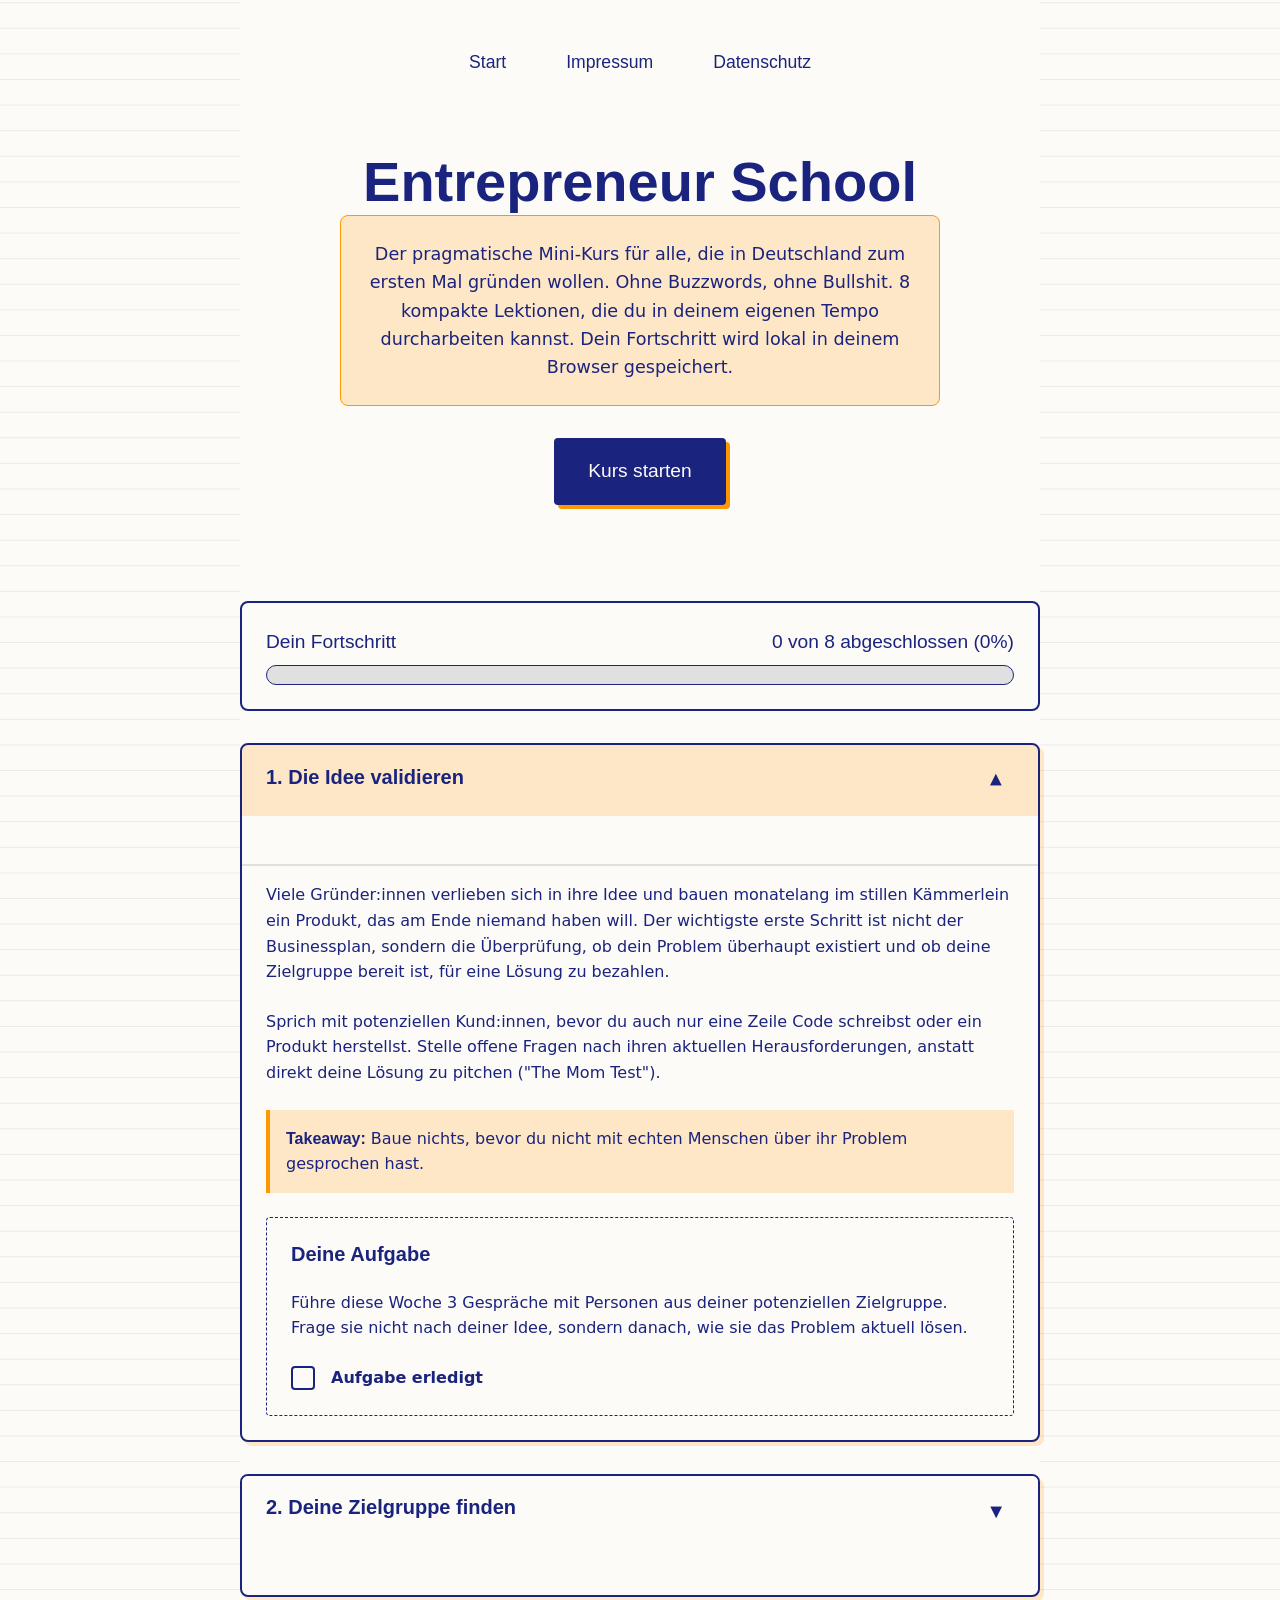
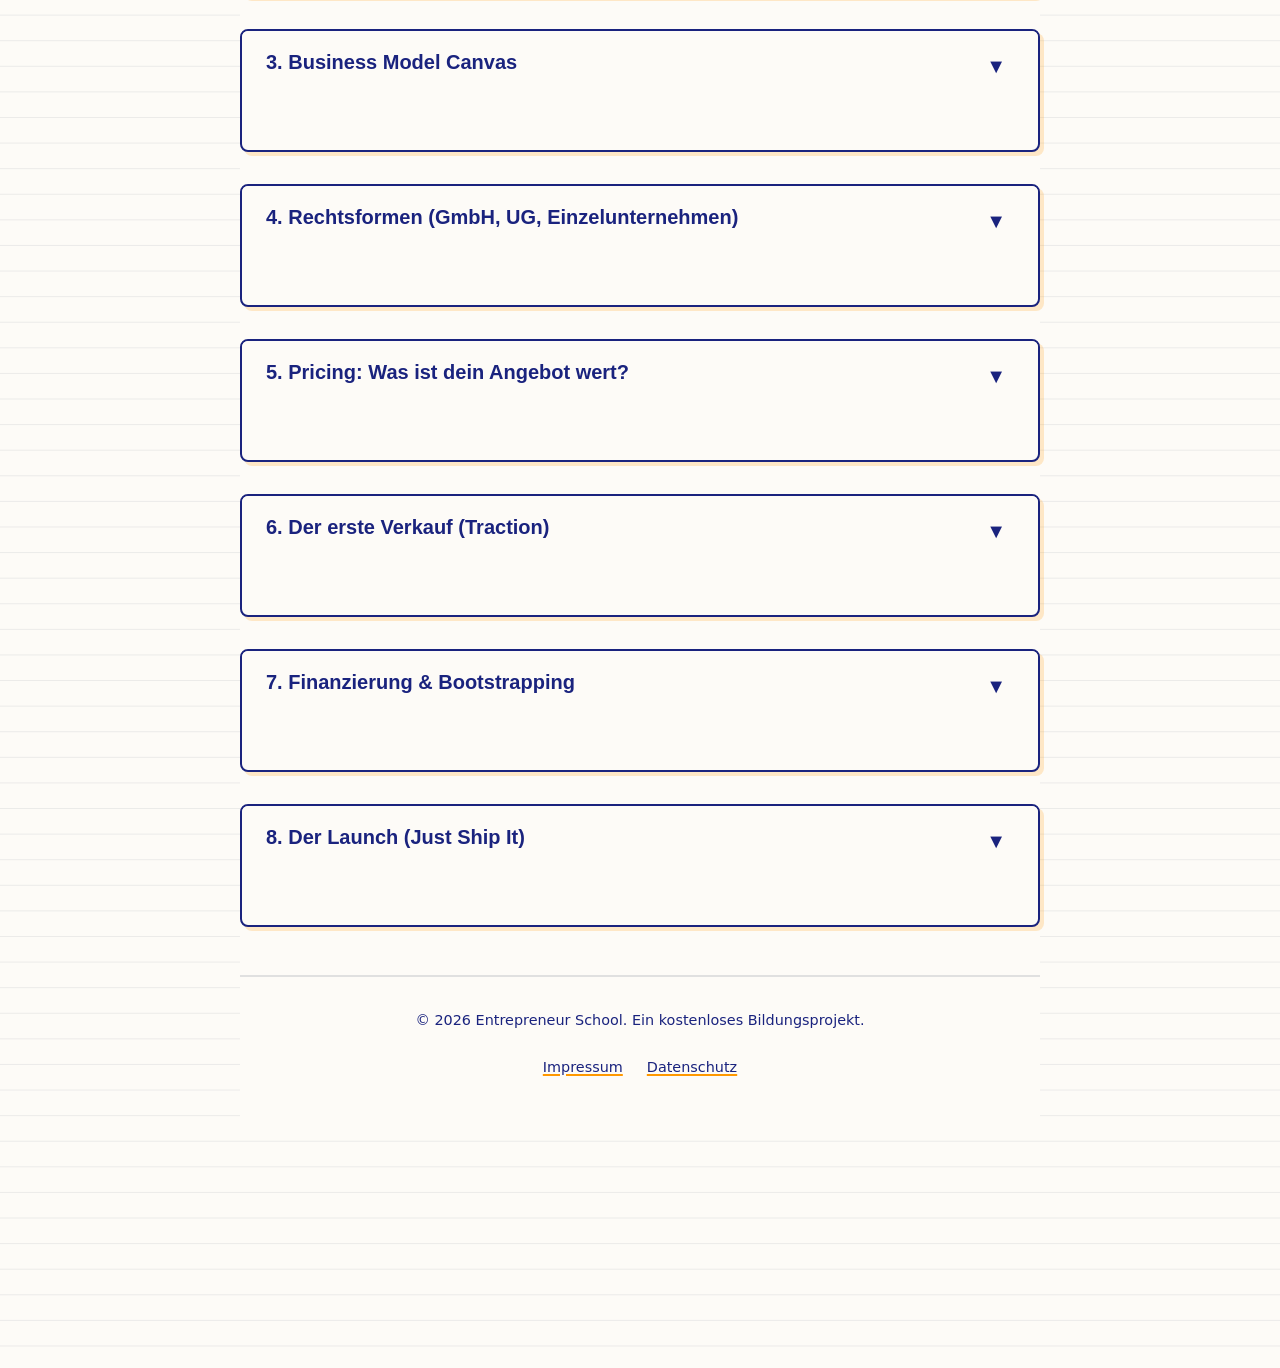
<file: index.html>
<!DOCTYPE html>
<html lang="de">
<head>
    <meta charset="utf-8">
    <meta name="viewport" content="width=device-width, initial-scale=1">
    <title>Entrepreneur School – Der Mini-Kurs für Gründer:innen</title>
    <meta name="description" content="Ein kostenloser, interaktiver Mini-Kurs für Erstgründer in Deutschland. Lerne in 8 kurzen Lektionen die Grundlagen der Unternehmensgründung – von der Idee bis zum Launch.">

    <!-- Open Graph -->
    <meta property="og:title" content="Entrepreneur School – Der Mini-Kurs für Gründer:innen">
    <meta property="og:description" content="Kostenloser Mini-Kurs für Erstgründer in Deutschland. 8 Lektionen von der Idee bis zum Launch.">
    <meta property="og:type" content="website">
    <meta property="og:url" content="https://entrepreneurschool.de/">
    <meta property="og:locale" content="de_DE">

    <!-- Icons -->
    <link rel="icon" href="favicon.svg" type="image/svg+xml">

    <!-- Styles & Scripts -->
    <link rel="stylesheet" href="style.css">
    <script src="script.js" defer></script>
</head>
<body>
    <div class="container">
        <header role="banner">
            <nav class="main-nav" aria-label="Hauptnavigation">
                <ul>
                    <li><a href="index.html">Start</a></li>
                    <li><a href="impressum.html">Impressum</a></li>
                    <li><a href="datenschutz.html">Datenschutz</a></li>
                </ul>
            </nav>
            <div class="hero">
                <div class="hero-content">
                    <h1>Entrepreneur School</h1>
                    <p class="intro">
                        Der pragmatische Mini-Kurs für alle, die in Deutschland zum ersten Mal gründen wollen.
                        Ohne Buzzwords, ohne Bullshit. 8 kompakte Lektionen, die du in deinem eigenen Tempo durcharbeiten kannst.
                        Dein Fortschritt wird lokal in deinem Browser gespeichert.
                    </p>
                    <a href="#course-content" class="btn-primary">Kurs starten</a>
                </div>
            </div>
        </header>

        <main role="main">
            <!-- Progress Section -->
            <section class="progress-container" aria-label="Dein Lernfortschritt">
                <div class="progress-header">
                    <span>Dein Fortschritt</span>
                    <span id="progress-text">0 von 8 abgeschlossen (0%)</span>
                </div>
                <div class="progress-bar-bg" role="progressbar" aria-valuenow="0" aria-valuemin="0" aria-valuemax="100" aria-label="Fortschrittsbalken">
                    <div class="progress-bar-fill" id="progress-bar-fill"></div>
                </div>

                <div id="completion-badge" class="completion-badge" hidden>
                    <h3>🎉 Herzlichen Glückwunsch! 🎉</h3>
                    <p>Du hast alle Lektionen der Entrepreneur School abgeschlossen.</p>
                    <button id="reset-progress" class="btn-reset">Fortschritt zurücksetzen</button>
                </div>
            </section>

            <div class="course-content" id="course-content">
                <!-- Lektion 1 -->
                <article class="lesson" id="lesson-1">
                    <header class="lesson-header" tabindex="0" role="button" aria-expanded="false" aria-controls="content-1">
                        <div class="lesson-header-left">
                            <h2>1. Die Idee validieren</h2>
                            <span class="lesson-badge" aria-hidden="true">✓</span>
                        </div>
                        <button class="lesson-toggle" aria-label="Lektion aufklappen/zuklappen" tabindex="-1">▼</button>
                    </header>
                    <div class="lesson-content-wrapper">
                        <div class="lesson-content" id="content-1">
                            <div class="lesson-content-inner">
<p>Viele Gründer:innen verlieben sich in ihre Idee und bauen monatelang im stillen Kämmerlein ein Produkt, das am Ende niemand haben will. Der wichtigste erste Schritt ist nicht der Businessplan, sondern die Überprüfung, ob dein Problem überhaupt existiert und ob deine Zielgruppe bereit ist, für eine Lösung zu bezahlen.</p>
                        <p>Sprich mit potenziellen Kund:innen, bevor du auch nur eine Zeile Code schreibst oder ein Produkt herstellst. Stelle offene Fragen nach ihren aktuellen Herausforderungen, anstatt direkt deine Lösung zu pitchen ("The Mom Test").</p>

                        <div class="takeaway">
                            <strong>Takeaway:</strong> Baue nichts, bevor du nicht mit echten Menschen über ihr Problem gesprochen hast.

                            </div>

                        <div class="exercise">
                            <h3>Deine Aufgabe</h3>
                            <p>Führe diese Woche 3 Gespräche mit Personen aus deiner potenziellen Zielgruppe. Frage sie nicht nach deiner Idee, sondern danach, wie sie das Problem aktuell lösen.</p>
                            <label class="checkbox-container">
                                <input type="checkbox" class="exercise-checkbox" data-lesson="lesson-1">
                                <span class="checkmark"></span>
                                Aufgabe erledigt
                            </label>
                        </div>
                            </div>
                        </div>
                    </div>
                </article>

                <!-- Lektion 2 -->
                <article class="lesson" id="lesson-2">
                    <header class="lesson-header" tabindex="0" role="button" aria-expanded="false" aria-controls="content-2">
                        <div class="lesson-header-left">
                            <h2>2. Deine Zielgruppe finden</h2>
                            <span class="lesson-badge" aria-hidden="true">✓</span>
                        </div>
                        <button class="lesson-toggle" aria-label="Lektion aufklappen/zuklappen" tabindex="-1">▼</button>
                    </header>
                    <div class="lesson-content-wrapper">
                        <div class="lesson-content" id="content-2">
                            <div class="lesson-content-inner">
<p>"Mein Produkt ist für alle" ist der sicherste Weg ins Scheitern. Wenn du versuchst, alle anzusprechen, sprichst du niemanden richtig an. Am Anfang brauchst du eine sehr spitze, klar definierte Zielgruppe (Nische).</p>
                        <p>Definiere deinen idealen Kunden so genau wie möglich: Was machen sie beruflich? Welche Werte haben sie? Wo halten sie sich (online und offline) auf? Welche Sprache sprechen sie? Nur wenn du das weißt, kannst du gezieltes Marketing betreiben und ein Produkt entwickeln, das genau für sie gemacht ist.</p>

                        <div class="takeaway">
                            <strong>Takeaway:</strong> Eine Nische zu dominieren ist einfacher, als den Massenmarkt zu erobern.

                            </div>

                        <div class="exercise">
                            <h3>Deine Aufgabe</h3>
                            <p>Erstelle eine "Persona" für deinen ersten, idealen Kunden. Gib dieser Person einen Namen und beschreibe ihren Alltag, ihre Frustrationen (bezogen auf dein Thema) und wo sie nach Lösungen sucht.</p>
                            <label class="checkbox-container">
                                <input type="checkbox" class="exercise-checkbox" data-lesson="lesson-2">
                                <span class="checkmark"></span>
                                Aufgabe erledigt
                            </label>
                        </div>
                            </div>
                        </div>
                    </div>
                </article>

                <!-- Lektion 3 -->
                <article class="lesson" id="lesson-3">
                    <header class="lesson-header" tabindex="0" role="button" aria-expanded="false" aria-controls="content-3">
                        <div class="lesson-header-left">
                            <h2>3. Business Model Canvas</h2>
                            <span class="lesson-badge" aria-hidden="true">✓</span>
                        </div>
                        <button class="lesson-toggle" aria-label="Lektion aufklappen/zuklappen" tabindex="-1">▼</button>
                    </header>
                    <div class="lesson-content-wrapper">
                        <div class="lesson-content" id="content-3">
                            <div class="lesson-content-inner">
<p>Vergiss den 50-seitigen Businessplan, den sowieso niemand liest. Nutze stattdessen das Business Model Canvas (BMC). Es zwingt dich, dein gesamtes Geschäftsmodell auf einer einzigen Seite darzustellen.</p>
                        <p>Das BMC besteht aus 9 Bausteinen: Kundensegmente, Wertangebote, Kanäle, Kundenbeziehungen, Einnahmequellen, Schlüsselressourcen, Schlüsselaktivitäten, Schlüsselpartnerschaften und Kostenstruktur. Es ist ein lebendes Dokument, das du anpasst, sobald du neue Erkenntnisse (z.B. aus Lektion 1) sammelst.</p>

                        <div class="takeaway">
                            <strong>Takeaway:</strong> Ein Geschäftsmodell ist erst dann gut, wenn du es auf einem Bierdeckel (oder Canvas) erklären kannst.

                            </div>

                        <div class="exercise">
                            <h3>Deine Aufgabe</h3>
                            <p>Zeichne ein Business Model Canvas auf ein Blatt Papier und fülle die 9 Felder für deine Idee stichpunktartig aus. Wo sind die größten Annahmen, die noch ungetestet sind?</p>
                            <label class="checkbox-container">
                                <input type="checkbox" class="exercise-checkbox" data-lesson="lesson-3">
                                <span class="checkmark"></span>
                                Aufgabe erledigt
                            </label>
                        </div>
                            </div>
                        </div>
                    </div>
                </article>

                <!-- Lektion 4 -->
                <article class="lesson" id="lesson-4">
                    <header class="lesson-header" tabindex="0" role="button" aria-expanded="false" aria-controls="content-4">
                        <div class="lesson-header-left">
                            <h2>4. Rechtsformen (GmbH, UG, Einzelunternehmen)</h2>
                            <span class="lesson-badge" aria-hidden="true">✓</span>
                        </div>
                        <button class="lesson-toggle" aria-label="Lektion aufklappen/zuklappen" tabindex="-1">▼</button>
                    </header>
                    <div class="lesson-content-wrapper">
                        <div class="lesson-content" id="content-4">
                            <div class="lesson-content-inner">
<p>In Deutschland musst du dich für eine Rechtsform entscheiden. Die gängigsten für Gründer:innen sind:</p>
                        <ul>
                            <li><strong>Einzelunternehmen:</strong> Am einfachsten und günstigsten zu gründen (Gewerbeanmeldung reicht oft). Aber: Du haftest mit deinem privaten Vermögen. Gut für Freelancer oder risikoarme Side-Hustles.</li>
                            <li><strong>UG (haftungsbeschränkt):</strong> Die "Mini-GmbH". Gründung ab 1€ Stammkapital (praktisch eher ~1.000€ für Notar/Anwalt). Haftung ist aufs Firmenvermögen beschränkt. Gut, wenn Haftungsrisiken bestehen, aber das Kapital für eine GmbH fehlt.</li>
                            <li><strong>GmbH:</strong> Der Goldstandard. Benötigt 25.000€ Stammkapital (12.500€ bei Gründung einzuzahlen). Hohes Ansehen bei Banken und Geschäftspartnern. Haftungsbeschränkt.</li>
                        </ul>
                        <p>Lass dich nicht verrückt machen: Du kannst oft klein als Einzelunternehmen starten und später umwandeln, wenn das Geschäft läuft.</p>

                        <div class="takeaway">
                            <strong>Takeaway:</strong> Wähle die Rechtsform nach deinem persönlichen Haftungsrisiko und vorhandenem Kapital.

                            </div>

                        <div class="exercise">
                            <h3>Deine Aufgabe</h3>
                            <p>Recherchiere die Gründungskosten und laufenden Verpflichtungen (Buchhaltung, Bilanzen) für die Rechtsform, die dir aktuell am sinnvollsten erscheint.</p>
                            <label class="checkbox-container">
                                <input type="checkbox" class="exercise-checkbox" data-lesson="lesson-4">
                                <span class="checkmark"></span>
                                Aufgabe erledigt
                            </label>
                        </div>
                            </div>
                        </div>
                    </div>
                </article>

                <!-- Lektion 5 -->
                <article class="lesson" id="lesson-5">
                    <header class="lesson-header" tabindex="0" role="button" aria-expanded="false" aria-controls="content-5">
                        <div class="lesson-header-left">
                            <h2>5. Pricing: Was ist dein Angebot wert?</h2>
                            <span class="lesson-badge" aria-hidden="true">✓</span>
                        </div>
                        <button class="lesson-toggle" aria-label="Lektion aufklappen/zuklappen" tabindex="-1">▼</button>
                    </header>
                    <div class="lesson-content-wrapper">
                        <div class="lesson-content" id="content-5">
                            <div class="lesson-content-inner">
<p>Einer der häufigsten Fehler von Erstgründer:innen ist es, zu billig zu sein. Wenn du über den Preis konkurrierst, verlierst du gegen die Großen. Du musst über den Wert (Value) konkurrieren.</p>
                        <p>Kalkuliere nicht nur "Kosten + Marge" (Cost-Plus-Pricing), sondern überlege: Welchen Wert stiftet mein Produkt beim Kunden? (Value-Based-Pricing). Wenn du einem B2B-Kunden hilfst, 10.000€ im Jahr zu sparen, ist ein Preis von 1.000€ ein absolutes Schnäppchen – auch wenn dich die Erstellung nur 50€ kostet.</p>

                        <div class="takeaway">
                            <strong>Takeaway:</strong> Verkaufe den Wert, nicht deine Zeit oder deine Kosten. Und im Zweifel: Verdopple deinen Preis.

                            </div>

                        <div class="exercise">
                            <h3>Deine Aufgabe</h3>
                            <p>Lege drei verschiedene Preispakete für dein Angebot fest (z.B. Basic, Pro, Premium) und notiere, welchen konkreten Mehrwert der Kunde bei jedem Paket erhält.</p>
                            <label class="checkbox-container">
                                <input type="checkbox" class="exercise-checkbox" data-lesson="lesson-5">
                                <span class="checkmark"></span>
                                Aufgabe erledigt
                            </label>
                        </div>
                            </div>
                        </div>
                    </div>
                </article>

                <!-- Lektion 6 -->
                <article class="lesson" id="lesson-6">
                    <header class="lesson-header" tabindex="0" role="button" aria-expanded="false" aria-controls="content-6">
                        <div class="lesson-header-left">
                            <h2>6. Der erste Verkauf (Traction)</h2>
                            <span class="lesson-badge" aria-hidden="true">✓</span>
                        </div>
                        <button class="lesson-toggle" aria-label="Lektion aufklappen/zuklappen" tabindex="-1">▼</button>
                    </header>
                    <div class="lesson-content-wrapper">
                        <div class="lesson-content" id="content-6">
                            <div class="lesson-content-inner">
<p>Ein Business ohne zahlende Kunden ist ein teures Hobby. Dein primäres Ziel in der Anfangsphase ist es, herauszufinden, wie du reproduzierbar Kunden gewinnst (Traction).</p>
                        <p>Verlass dich anfangs nicht auf passive Methoden wie SEO oder Social Media Posts, die Zeit brauchen. Mach Dinge, die nicht skalieren ("Do things that don't scale" - Paul Graham). Gehe direkt auf Leute zu (Cold Outreach), besuche Netzwerk-Events, schreibe direkte Nachrichten. Dein Ziel sind die ersten 10 zahlenden Kunden, egal wie manuell der Prozess ist.</p>

                        <div class="takeaway">
                            <strong>Takeaway:</strong> Traktion schlägt Perfektion. Der erste Euro Umsatz ist der wichtigste Meilenstein.

                            </div>

                        <div class="exercise">
                            <h3>Deine Aufgabe</h3>
                            <p>Identifiziere 10 konkrete Personen oder Unternehmen, die dein Produkt sofort gebrauchen könnten, und überlege dir, wie du sie diese Woche kontaktieren kannst.</p>
                            <label class="checkbox-container">
                                <input type="checkbox" class="exercise-checkbox" data-lesson="lesson-6">
                                <span class="checkmark"></span>
                                Aufgabe erledigt
                            </label>
                        </div>
                            </div>
                        </div>
                    </div>
                </article>

                <!-- Lektion 7 -->
                <article class="lesson" id="lesson-7">
                    <header class="lesson-header" tabindex="0" role="button" aria-expanded="false" aria-controls="content-7">
                        <div class="lesson-header-left">
                            <h2>7. Finanzierung & Bootstrapping</h2>
                            <span class="lesson-badge" aria-hidden="true">✓</span>
                        </div>
                        <button class="lesson-toggle" aria-label="Lektion aufklappen/zuklappen" tabindex="-1">▼</button>
                    </header>
                    <div class="lesson-content-wrapper">
                        <div class="lesson-content" id="content-7">
                            <div class="lesson-content-inner">
<p>Nicht jedes Startup braucht Investoren (Venture Capital). Tatsächlich sind die meisten erfolgreichen Unternehmen aus eigenen Mitteln finanziert (Bootstrapping).</p>
                        <p>Bootstrapping zwingt dich zur Disziplin. Du gibst nur Geld aus, das du verdienst. Der Fokus liegt von Tag 1 an auf Profitabilität, nicht auf blindem Wachstum. Wenn du Fremdkapital brauchst, prüfe Alternativen wie den Gründungszuschuss der Arbeitsagentur, KfW-Kredite für Gründer oder Förderprogramme in deinem Bundesland.</p>

                        <div class="takeaway">
                            <strong>Takeaway:</strong> Das beste Geld ist das deiner Kunden. Vermeide es, zu früh Anteile abzugeben.

                            </div>

                        <div class="exercise">
                            <h3>Deine Aufgabe</h3>
                            <p>Erstelle eine simple Liquiditätsplanung (Excel): Wie viel Geld brauchst du in den nächsten 6 Monaten privat zum Leben und geschäftlich für Ausgaben? Wie viele Verkäufe musst du dafür erzielen?</p>
                            <label class="checkbox-container">
                                <input type="checkbox" class="exercise-checkbox" data-lesson="lesson-7">
                                <span class="checkmark"></span>
                                Aufgabe erledigt
                            </label>
                        </div>
                            </div>
                        </div>
                    </div>
                </article>

                <!-- Lektion 8 -->
                <article class="lesson" id="lesson-8">
                    <header class="lesson-header" tabindex="0" role="button" aria-expanded="false" aria-controls="content-8">
                        <div class="lesson-header-left">
                            <h2>8. Der Launch (Just Ship It)</h2>
                            <span class="lesson-badge" aria-hidden="true">✓</span>
                        </div>
                        <button class="lesson-toggle" aria-label="Lektion aufklappen/zuklappen" tabindex="-1">▼</button>
                    </header>
                    <div class="lesson-content-wrapper">
                        <div class="lesson-content" id="content-8">
                            <div class="lesson-content-inner">
<p>Perfektionismus ist der Feind des Gründens. Wenn dir die erste Version deines Produkts nicht peinlich ist, hast du zu spät gelauncht (Reid Hoffman).</p>
                        <p>Bauen ein MVP (Minimum Viable Product) – die kleinste, einfachste Version deines Produkts, die den Kernnutzen liefert. Präsentiere es der Welt. Sammle Feedback. Verbessere es. Ein Launch ist kein einzelnes magisches Event, sondern ein kontinuierlicher Prozess.</p>

                        <div class="takeaway">
                            <strong>Takeaway:</strong> Done is better than perfect. Drück auf "Veröffentlichen".

                            </div>

                        <div class="exercise">
                            <h3>Deine Aufgabe</h3>
                            <p>Definiere den genauen Umfang deines MVPs und setze dir eine harte Deadline (z.B. in 14 Tagen), an dem du es veröffentlichst – egal, wie unfertig es sich noch anfühlt.</p>
                            <label class="checkbox-container">
                                <input type="checkbox" class="exercise-checkbox" data-lesson="lesson-8">
                                <span class="checkmark"></span>
                                Aufgabe erledigt
                            </label>
                        </div>
                            </div>
                        </div>
                    </div>
                </article>
            </div>
        </main>

        <footer role="contentinfo">
            <p>&copy; 2026 Entrepreneur School. Ein kostenloses Bildungsprojekt.</p>
            <ul>
                <li><a href="impressum.html">Impressum</a></li>
                <li><a href="datenschutz.html">Datenschutz</a></li>
            </ul>
        </footer>
    </div>
</body>
</html>
</file>
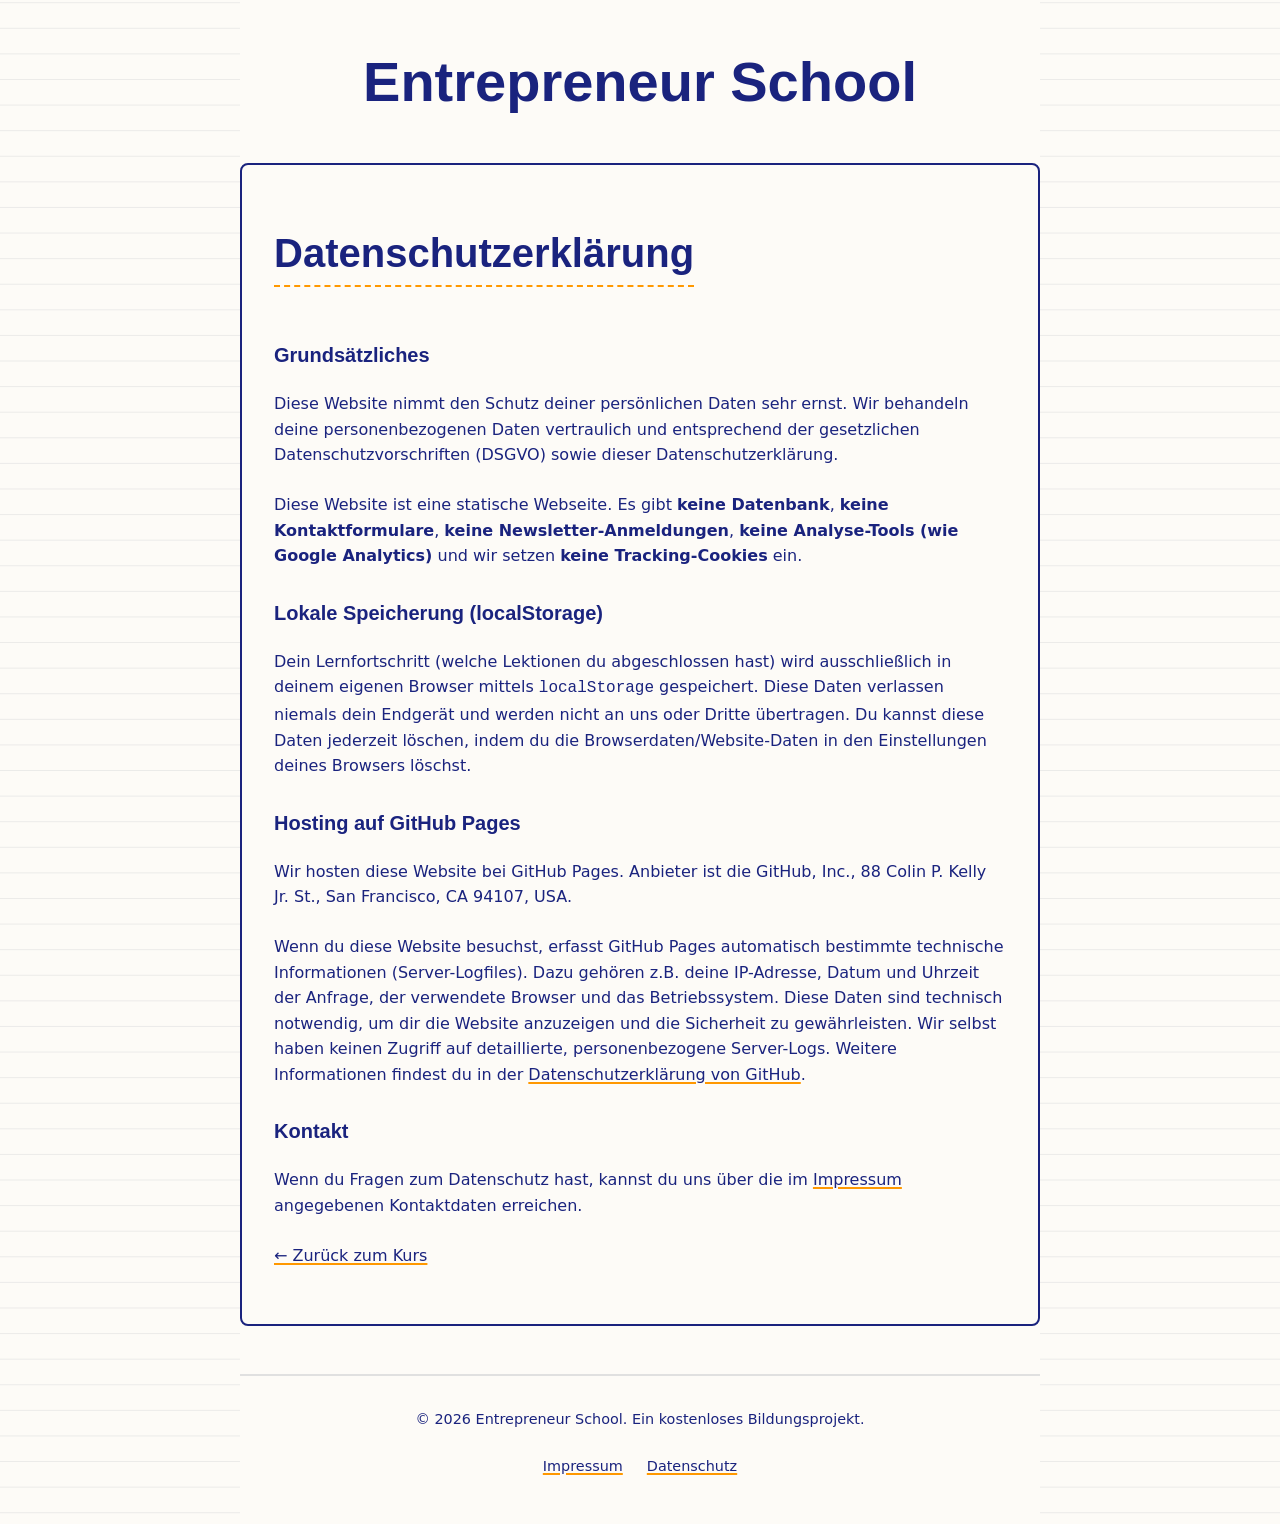
<file: datenschutz.html>
<!DOCTYPE html>
<html lang="de">
<head>
    <meta charset="utf-8">
    <meta name="viewport" content="width=device-width, initial-scale=1">
    <title>Datenschutz – Entrepreneur School</title>
    <meta name="description" content="Datenschutzerklärung der Entrepreneur School.">
    <link rel="icon" href="favicon.svg" type="image/svg+xml">
    <link rel="stylesheet" href="style.css">
</head>
<body>
    <div class="container">
        <header role="banner">
            <h1>Entrepreneur School</h1>
        </header>

        <main role="main">
            <div class="page-content">
                <h2>Datenschutzerklärung</h2>

                <h3>Grundsätzliches</h3>
                <p>Diese Website nimmt den Schutz deiner persönlichen Daten sehr ernst. Wir behandeln deine personenbezogenen Daten vertraulich und entsprechend der gesetzlichen Datenschutzvorschriften (DSGVO) sowie dieser Datenschutzerklärung.</p>
                <p>Diese Website ist eine statische Webseite. Es gibt <strong>keine Datenbank</strong>, <strong>keine Kontaktformulare</strong>, <strong>keine Newsletter-Anmeldungen</strong>, <strong>keine Analyse-Tools (wie Google Analytics)</strong> und wir setzen <strong>keine Tracking-Cookies</strong> ein.</p>

                <h3>Lokale Speicherung (localStorage)</h3>
                <p>Dein Lernfortschritt (welche Lektionen du abgeschlossen hast) wird ausschließlich in deinem eigenen Browser mittels <code>localStorage</code> gespeichert. Diese Daten verlassen niemals dein Endgerät und werden nicht an uns oder Dritte übertragen. Du kannst diese Daten jederzeit löschen, indem du die Browserdaten/Website-Daten in den Einstellungen deines Browsers löschst.</p>

                <h3>Hosting auf GitHub Pages</h3>
                <p>Wir hosten diese Website bei GitHub Pages. Anbieter ist die GitHub, Inc., 88 Colin P. Kelly Jr. St., San Francisco, CA 94107, USA.</p>
                <p>Wenn du diese Website besuchst, erfasst GitHub Pages automatisch bestimmte technische Informationen (Server-Logfiles). Dazu gehören z.B. deine IP-Adresse, Datum und Uhrzeit der Anfrage, der verwendete Browser und das Betriebssystem. Diese Daten sind technisch notwendig, um dir die Website anzuzeigen und die Sicherheit zu gewährleisten. Wir selbst haben keinen Zugriff auf detaillierte, personenbezogene Server-Logs. Weitere Informationen findest du in der <a href="https://docs.github.com/en/site-policy/privacy-policies/github-privacy-statement" target="_blank" rel="noopener noreferrer">Datenschutzerklärung von GitHub</a>.</p>

                <h3>Kontakt</h3>
                <p>Wenn du Fragen zum Datenschutz hast, kannst du uns über die im <a href="impressum.html">Impressum</a> angegebenen Kontaktdaten erreichen.</p>

                <p>
                    <a href="index.html">← Zurück zum Kurs</a>
                </p>
            </div>
        </main>

        <footer role="contentinfo">
            <p>&copy; 2026 Entrepreneur School. Ein kostenloses Bildungsprojekt.</p>
            <ul>
                <li><a href="impressum.html">Impressum</a></li>
                <li><a href="datenschutz.html">Datenschutz</a></li>
            </ul>
        </footer>
    </div>
</body>
</html>
</file>
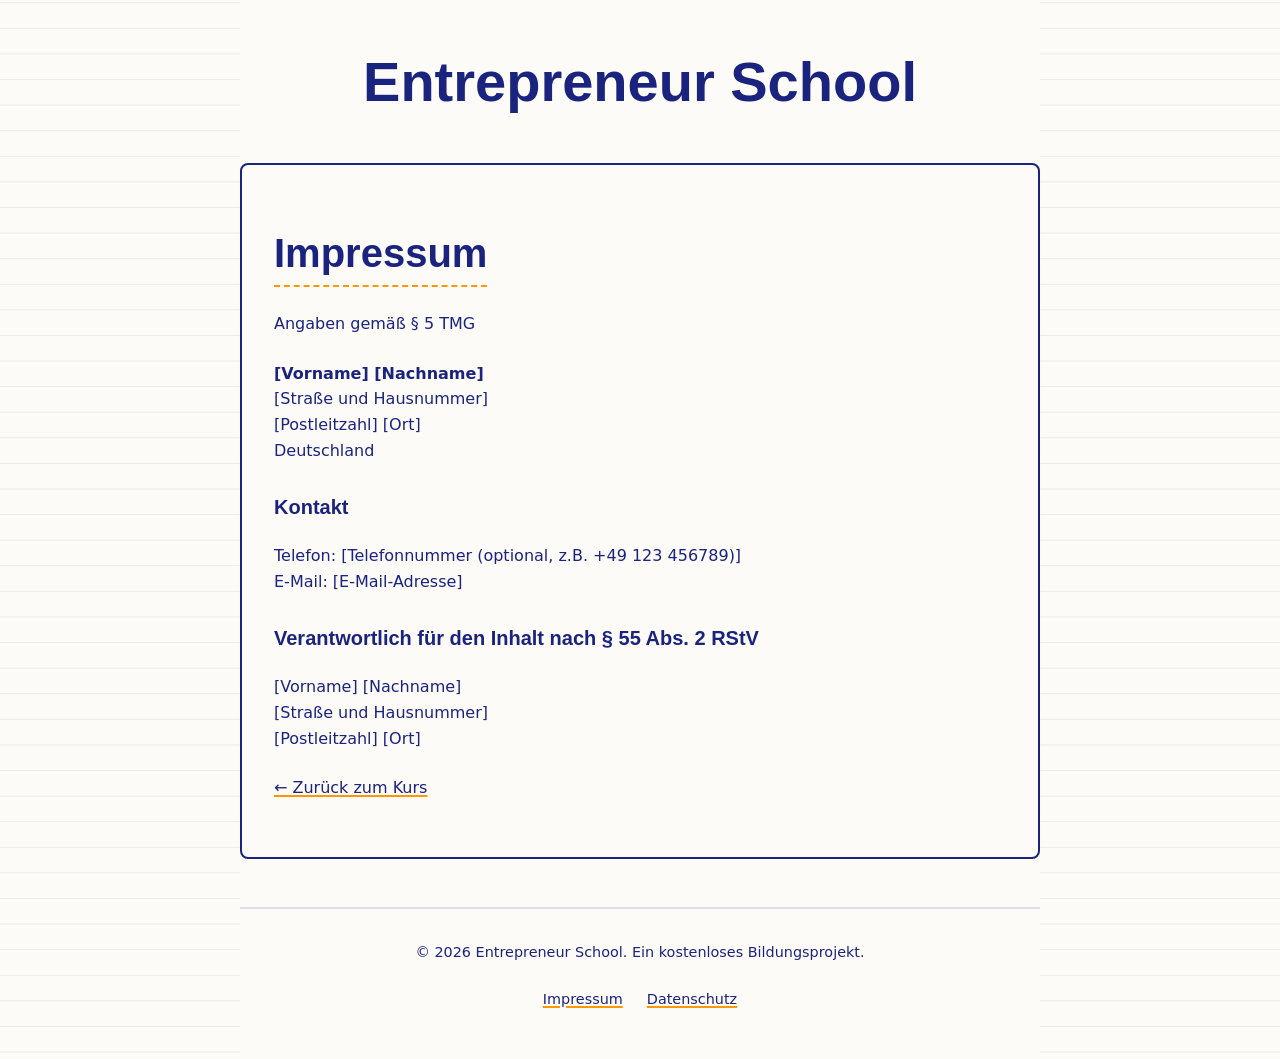
<file: impressum.html>
<!DOCTYPE html>
<html lang="de">
<head>
    <meta charset="utf-8">
    <meta name="viewport" content="width=device-width, initial-scale=1">
    <title>Impressum – Entrepreneur School</title>
    <meta name="description" content="Impressum der Entrepreneur School.">
    <link rel="icon" href="favicon.svg" type="image/svg+xml">
    <link rel="stylesheet" href="style.css">
</head>
<body>
    <div class="container">
        <header role="banner">
            <h1>Entrepreneur School</h1>
        </header>

        <main role="main">
            <div class="page-content">
                <h2>Impressum</h2>
                <p>Angaben gemäß § 5 TMG</p>

                <p>
                    <strong>[Vorname] [Nachname]</strong><br>
                    [Straße und Hausnummer]<br>
                    [Postleitzahl] [Ort]<br>
                    Deutschland
                </p>

                <h3>Kontakt</h3>
                <p>
                    Telefon: [Telefonnummer (optional, z.B. +49 123 456789)]<br>
                    E-Mail: [E-Mail-Adresse]
                </p>

                <h3>Verantwortlich für den Inhalt nach § 55 Abs. 2 RStV</h3>
                <p>
                    [Vorname] [Nachname]<br>
                    [Straße und Hausnummer]<br>
                    [Postleitzahl] [Ort]
                </p>

                <p>
                    <a href="index.html">← Zurück zum Kurs</a>
                </p>
            </div>
        </main>

        <footer role="contentinfo">
            <p>&copy; 2026 Entrepreneur School. Ein kostenloses Bildungsprojekt.</p>
            <ul>
                <li><a href="impressum.html">Impressum</a></li>
                <li><a href="datenschutz.html">Datenschutz</a></li>
            </ul>
        </footer>
    </div>
</body>
</html>
</file>
<file: style.css>
/* Basic CSS Reset */
*, *::before, *::after {
  box-sizing: border-box;
}

body, h1, h2, h3, p, ul, li, figure, figcaption, blockquote, dl, dd {
  margin: 0;
}

ul {
  padding: 0;
  list-style: none;
}

img {
  max-width: 100%;
  display: block;
}

/* Custom Properties */
:root {
  /* Colors */
  --color-paper: #fdfbf7;
  --color-ink: #1a237e; /* Ink Blue */
  --color-marker: #ff9800; /* Marker Orange */
  --color-line: #e0e0e0;
  --color-marker-light: rgba(255, 152, 0, 0.2);

  /* Fonts */
  --font-body: system-ui, -apple-system, BlinkMacSystemFont, 'Segoe UI', Roboto, Helvetica, Arial, sans-serif, 'Apple Color Emoji', 'Segoe UI Emoji', 'Segoe UI Symbol';
  --font-heading: 'Comic Sans MS', 'Comic Sans', 'Chalkboard SE', 'Marker Felt', 'Permanent Marker', cursive, sans-serif;

  /* Spacing */
  --space-xs: 0.5rem;
  --space-sm: 1rem;
  --space-md: 1.5rem;
  --space-lg: 2rem;
  --space-xl: 3rem;

  /* Notebook Lines */
  --line-height: 1.6;
  --bg-lines: linear-gradient(transparent 95%, var(--color-line) 100%);
  --bg-size: 100% calc(1rem * var(--line-height));
}

/* Dark Mode Support */
@media (prefers-color-scheme: dark) {
  :root {
    --color-paper: #121212;
    --color-ink: #90caf9;
    --color-marker: #ffb74d;
    --color-line: #333333;
    --color-marker-light: rgba(255, 183, 77, 0.2);
  }
}

/* Base Styles */
body {
  font-family: var(--font-body);
  color: var(--color-ink);
  background-color: var(--color-paper);
  background-image: var(--bg-lines);
  background-size: var(--bg-size);
  line-height: var(--line-height);
  font-size: 1rem;
  padding: 0 var(--space-sm);
  /* Offset background so text sits on the lines */
  background-position: 0 0.2rem;
}

/* Focus States for Accessibility */
:focus-visible {
  outline: 3px solid var(--color-marker);
  outline-offset: 2px;
  border-radius: 2px;
}

/* Accessibility: Reduced Motion */
@media (prefers-reduced-motion: reduce) {
  *,
  *::before,
  *::after {
    animation-duration: 0.01ms !important;
    animation-iteration-count: 1 !important;
    transition-duration: 0.01ms !important;
    scroll-behavior: auto !important;
  }
}

/* Layout */
.container {
  max-width: 800px;
  margin: 0 auto;
  padding: var(--space-xl) 0;
  background-color: var(--color-paper); /* Ensure text covers lines in some contexts if needed, though usually we let it bleed */
}

/* Typography */
h1, h2, h3, h4 {
  font-family: var(--font-heading);
  line-height: 1.2;
  margin-bottom: var(--space-md);
  margin-top: var(--space-lg);
  color: var(--color-ink);
}

h1 {
  font-size: clamp(2rem, 5vw, 3.5rem);
  text-align: center;
  position: relative;
  display: inline-block;
  margin: 0 auto;
}

h1::after {
  content: '';
  position: absolute;
  bottom: -5px;
  left: -5%;
  width: 110%;
  height: 8px;
  background-color: var(--color-marker);
  border-radius: 4px;
  z-index: -1;
  opacity: 0.8;
  transform: rotate(-1deg);
}

h2 {
  font-size: clamp(1.5rem, 4vw, 2.5rem);
  border-bottom: 2px dashed var(--color-marker);
  padding-bottom: var(--space-xs);
  display: inline-block;
}

h3 {
  font-size: 1.25rem;
}

p {
  margin-bottom: var(--space-md);
}

a {
  color: var(--color-ink);
  text-decoration-color: var(--color-marker);
  text-decoration-thickness: 2px;
  text-underline-offset: 2px;
}

a:hover, a:focus {
  background-color: var(--color-marker-light);
  color: var(--color-ink);
}

/* Header & Footer */
header {
  text-align: center;
  margin-bottom: var(--space-xl);
}

.main-nav {
  margin-bottom: var(--space-xl);
}

.main-nav ul {
  display: flex;
  justify-content: center;
  gap: var(--space-md);
  flex-wrap: wrap;
}

.main-nav a {
  font-family: var(--font-heading);
  font-size: 1.1rem;
  text-decoration: none;
  color: var(--color-ink);
  padding: var(--space-xs) var(--space-sm);
  border: 2px solid transparent;
  border-radius: 4px;
  transition: all 0.2s ease;
}

.main-nav a:hover, .main-nav a:focus {
  border-color: var(--color-marker);
  background-color: var(--color-marker-light);
}

.hero {
  padding: var(--space-md) 0 var(--space-xl) 0;
  display: flex;
  flex-direction: column;
  align-items: center;
}

.hero-content {
  text-align: center;
  display: flex;
  flex-direction: column;
  align-items: center;
}

.intro {
  font-size: 1.1rem;
  text-align: center;
  margin-bottom: var(--space-lg);
  max-width: 600px;
  margin-left: auto;
  margin-right: auto;
  background-color: var(--color-marker-light);
  padding: var(--space-md);
  border-radius: 8px;
  border: 1px solid var(--color-marker);
}

.btn-primary {
  display: inline-block;
  background-color: var(--color-ink);
  color: var(--color-paper);
  font-family: var(--font-heading);
  font-size: 1.2rem;
  padding: var(--space-sm) var(--space-lg);
  border-radius: 4px;
  text-decoration: none;
  border: 2px solid var(--color-ink);
  transition: transform 0.1s ease, box-shadow 0.1s ease;
  box-shadow: 4px 4px 0 var(--color-marker);
}

.btn-primary:hover, .btn-primary:focus {
  transform: translate(2px, 2px);
  box-shadow: 2px 2px 0 var(--color-marker);
  color: var(--color-paper);
  background-color: var(--color-ink);
}

footer {
  margin-top: var(--space-xl);
  padding-top: var(--space-lg);
  border-top: 2px solid var(--color-line);
  text-align: center;
  font-size: 0.9rem;
}

footer ul {
  display: flex;
  justify-content: center;
  gap: var(--space-md);
  margin-top: var(--space-sm);
}

/* Course Progress */
.progress-container {
  margin-bottom: var(--space-lg);
  padding: var(--space-md);
  border: 2px solid var(--color-ink);
  border-radius: 8px;
  background-color: var(--color-paper);
}

.progress-header {
  display: flex;
  justify-content: space-between;
  align-items: center;
  margin-bottom: var(--space-xs);
  font-family: var(--font-heading);
  font-size: 1.2rem;
}

.progress-bar-bg {
  width: 100%;
  height: 20px;
  background-color: var(--color-line);
  border-radius: 10px;
  overflow: hidden;
  border: 1px solid var(--color-ink);
}

.progress-bar-fill {
  height: 100%;
  background-color: var(--color-marker);
  width: 0%;
  transition: width 0.3s ease;
}

.completion-badge {
  margin-top: var(--space-md);
  padding: var(--space-md);
  background-color: var(--color-marker-light);
  border: 2px solid var(--color-marker);
  border-radius: 8px;
  text-align: center;
  animation: popIn 0.5s cubic-bezier(0.175, 0.885, 0.32, 1.275) forwards;
}

@keyframes popIn {
  0% { transform: scale(0.9); opacity: 0; }
  100% { transform: scale(1); opacity: 1; }
}

.btn-reset {
  margin-top: var(--space-sm);
  background-color: var(--color-paper);
  color: var(--color-ink);
  font-family: var(--font-heading);
  font-size: 1rem;
  padding: var(--space-xs) var(--space-md);
  border-radius: 4px;
  cursor: pointer;
  border: 2px solid var(--color-ink);
  transition: background-color 0.2s ease, transform 0.1s ease;
}

.btn-reset:hover {
  background-color: var(--color-line);
  transform: translateY(1px);
}

/* Lesson Cards */
.lesson {
  margin-bottom: var(--space-lg);
  border: 2px solid var(--color-ink);
  border-radius: 8px;
  background-color: var(--color-paper);
  box-shadow: 4px 4px 0 var(--color-marker-light);
  transition: transform 0.2s ease, box-shadow 0.2s ease;
  overflow: hidden;
}

.lesson:focus-within {
  box-shadow: 6px 6px 0 var(--color-marker);
  transform: translateY(-2px);
}

.lesson-header {
  padding: var(--space-sm) var(--space-md);
  display: flex;
  justify-content: space-between;
  align-items: center;
  cursor: pointer;
  background-color: var(--color-paper);
  position: relative;
  z-index: 2;
  transition: background-color 0.2s ease;
}

.lesson-header-left {
  display: flex;
  align-items: center;
  gap: var(--space-sm);
}

.lesson-header h2 {
  margin: 0;
  border: none;
  font-size: 1.25rem;
}

.lesson-badge {
  display: none;
  color: var(--color-marker);
  font-family: var(--font-heading);
  font-size: 1.25rem;
  font-weight: bold;
}

.lesson.is-completed .lesson-badge {
  display: inline-block;
}

.lesson-toggle {
  background: none;
  border: none;
  font-family: var(--font-heading);
  color: var(--color-ink);
  font-size: 1.25rem;
  cursor: pointer;
  padding: var(--space-xs);
  transition: transform 0.3s ease;
}

/* Smooth expansion using grid */
.lesson-content-wrapper {
  display: grid;
  grid-template-rows: 0fr;
  transition: grid-template-rows 0.3s ease;
}

.lesson-content {
  overflow: hidden;
}

.lesson-content-inner {
  padding: var(--space-sm) var(--space-md) var(--space-md) var(--space-md);
  border-top: 2px solid var(--color-line);
}

.lesson.is-open .lesson-content-wrapper {
  grid-template-rows: 1fr;
}

.lesson.is-open .lesson-toggle {
  transform: rotate(180deg);
}

.lesson.is-open .lesson-header {
  background-color: var(--color-marker-light);
}

.takeaway {
  background-color: var(--color-marker-light);
  padding: var(--space-sm);
  border-left: 4px solid var(--color-marker);
  margin: var(--space-md) 0;
  font-weight: 500;
}

.takeaway strong {
  font-family: var(--font-heading);
}

.exercise {
  margin-top: var(--space-md);
  padding: var(--space-md);
  border: 1px dashed var(--color-ink);
  border-radius: 4px;
}

.exercise h3 {
  margin-top: 0;
}

/* Checkbox Styling */
.checkbox-container {
  display: flex;
  align-items: center;
  gap: var(--space-sm);
  margin-top: var(--space-md);
  font-weight: bold;
  cursor: pointer;
}

.checkbox-container input {
  opacity: 0;
  position: absolute;
}

.checkmark {
  width: 24px;
  height: 24px;
  border: 2px solid var(--color-ink);
  border-radius: 4px;
  display: flex;
  align-items: center;
  justify-content: center;
  background-color: var(--color-paper);
}

.checkbox-container input:checked + .checkmark::after {
  content: '✓';
  color: var(--color-marker);
  font-family: var(--font-heading);
  font-size: 20px;
}

.checkbox-container input:focus-visible + .checkmark {
  outline: 3px solid var(--color-marker);
  outline-offset: 2px;
}

/* Pages (Impressum, Datenschutz, 404) */
.page-content {
  background-color: var(--color-paper);
  padding: var(--space-lg);
  border: 2px solid var(--color-ink);
  border-radius: 8px;
  margin-bottom: var(--space-xl);
}

.page-content h2 {
  margin-top: var(--space-lg);
}

/* Screen Reader Only */
.sr-only {
  position: absolute;
  width: 1px;
  height: 1px;
  padding: 0;
  margin: -1px;
  overflow: hidden;
  clip: rect(0, 0, 0, 0);
  white-space: nowrap;
  border-width: 0;
}
</file>
